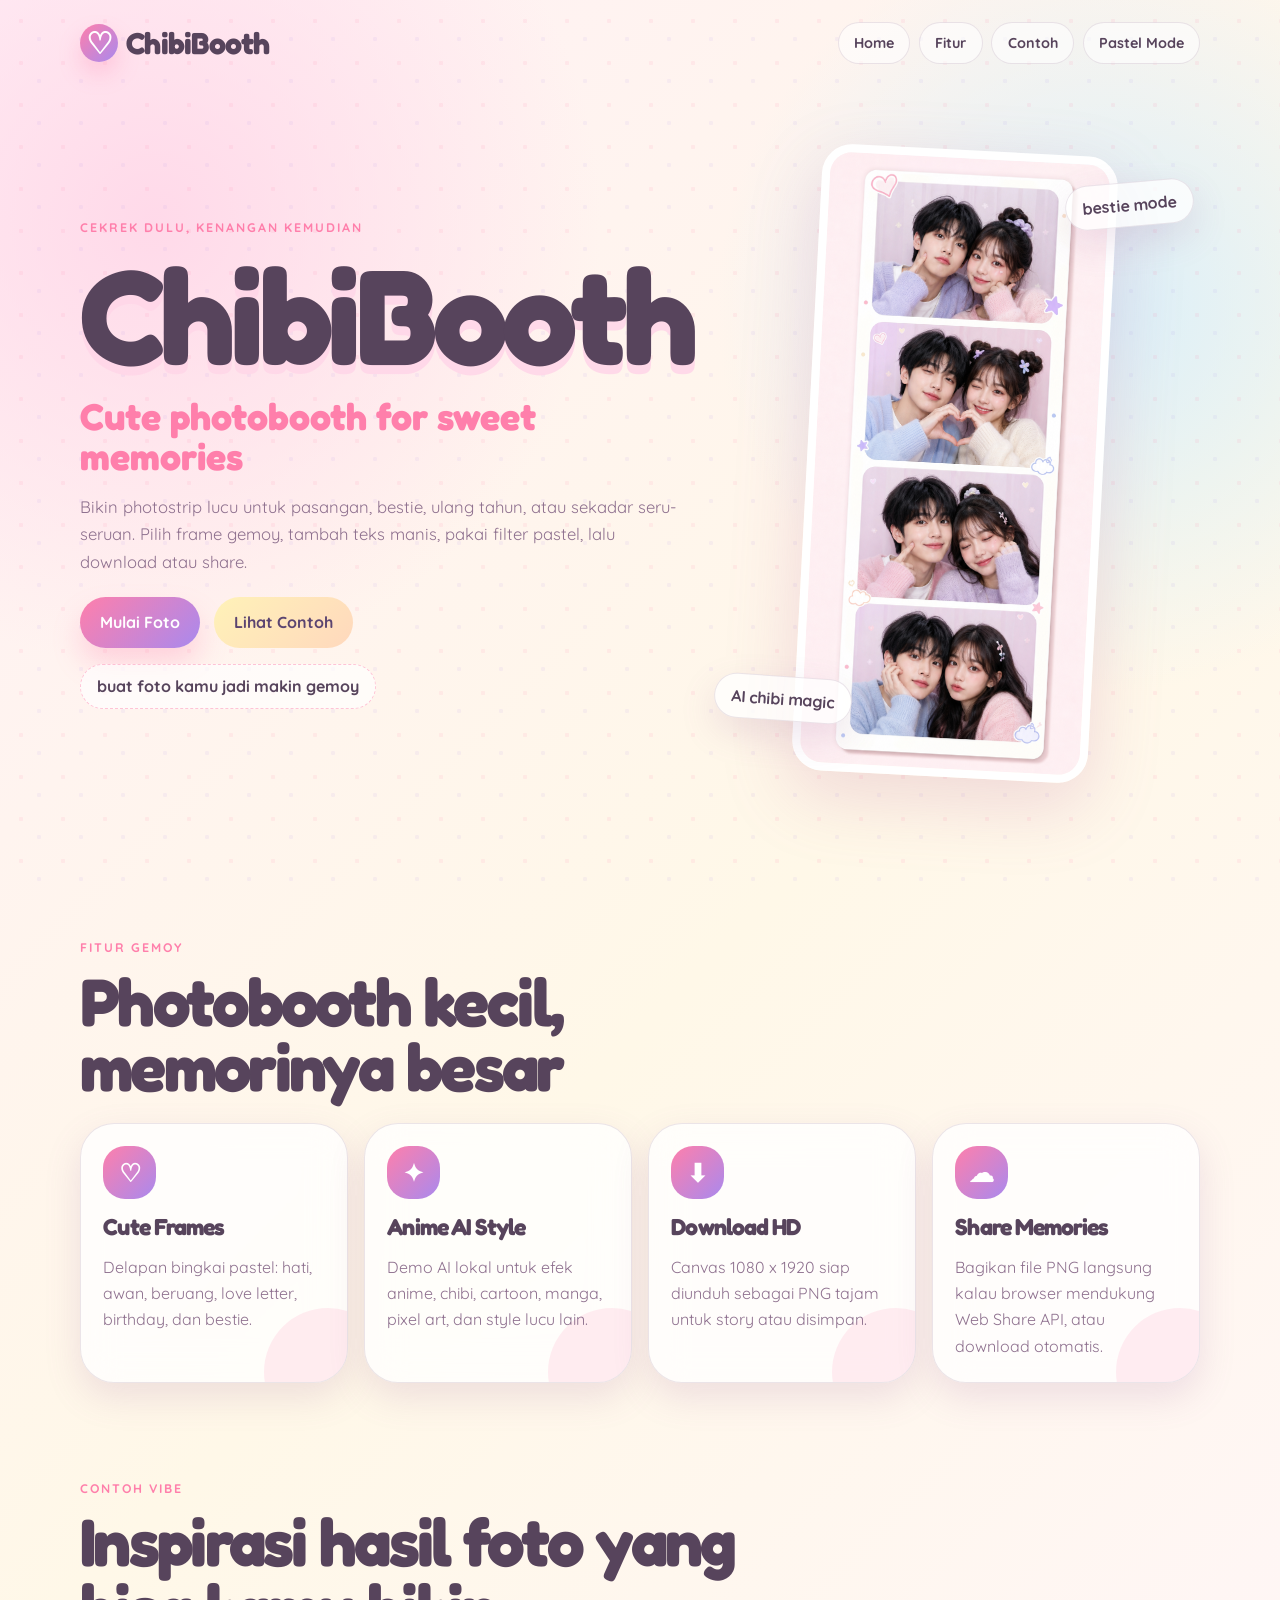
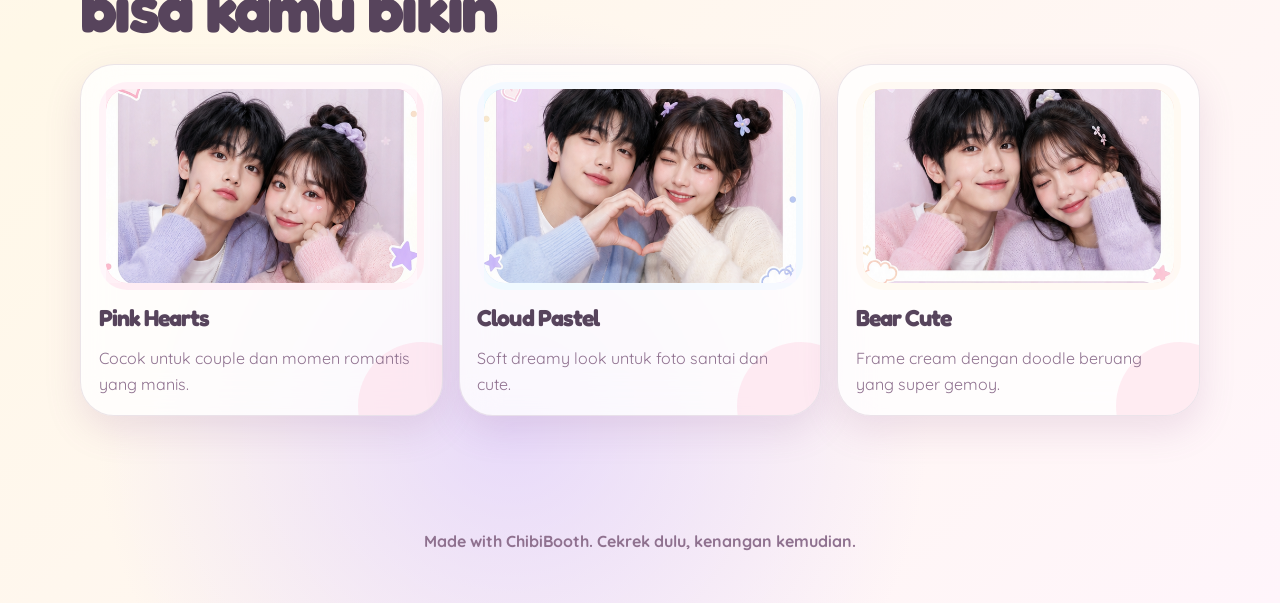
<file: index.html>
<!DOCTYPE html>
<html lang="id">
<head>
  <meta charset="UTF-8">
  <meta name="viewport" content="width=device-width, initial-scale=1.0">
  <meta name="description" content="ChibiBooth, cute online photobooth for sweet memories.">
  <title>ChibiBooth | Cute Photobooth Online</title>
  <link rel="preconnect" href="https://fonts.googleapis.com">
  <link rel="preconnect" href="https://fonts.gstatic.com" crossorigin>
  <link href="https://fonts.googleapis.com/css2?family=Fredoka:wght@500;600;700&family=Quicksand:wght@400;500;600;700&display=swap" rel="stylesheet">
  <link rel="stylesheet" href="css/style.css">
  <script defer src="js/main.js"></script>
</head>
<body class="landing-page">
  <header class="site-header">
    <a class="brand" href="index.html" aria-label="ChibiBooth home">
      <span class="brand-mark">♡</span>
      <span>ChibiBooth</span>
    </a>
    <nav class="header-actions" aria-label="Navigasi utama">
      <a href="index.html">Home</a>
      <a href="#fitur">Fitur</a>
      <a href="#contoh">Contoh</a>
      <button class="theme-toggle" type="button" data-theme-toggle>Pastel Mode</button>
    </nav>
  </header>

  <main>
    <section class="hero">
      <div class="hero-copy">
        <p class="eyebrow">cekrek dulu, kenangan kemudian</p>
        <h1>ChibiBooth</h1>
        <p class="subtitle">Cute photobooth for sweet memories</p>
        <p class="hero-text">
          Bikin photostrip lucu untuk pasangan, bestie, ulang tahun, atau sekadar seru-seruan.
          Pilih frame gemoy, tambah teks manis, pakai filter pastel, lalu download atau share.
        </p>
        <div class="hero-actions">
          <a class="button button-primary" href="booth.html">Mulai Foto</a>
          <a class="button button-secondary" href="#contoh">Lihat Contoh</a>
        </div>
        <div class="microcopy">buat foto kamu jadi makin gemoy</div>
      </div>

      <div class="hero-preview" aria-label="Preview photostrip ChibiBooth">
        <div class="floating-badge badge-top">bestie mode</div>
        <div class="photostrip-demo">
          <img src="assets/samples/ai-photostrip-demo.png" alt="Contoh photostrip AI ChibiBooth dengan empat foto pastel">
          <div class="demo-photo demo-photo-one">♡</div>
          <div class="demo-photo demo-photo-two">✦</div>
          <div class="demo-photo demo-photo-three">☁</div>
          <div class="demo-photo demo-photo-four">❀</div>
          <p>sweet memories</p>
        </div>
        <div class="floating-badge badge-bottom">AI chibi magic</div>
      </div>
    </section>

    <section class="feature-section" id="fitur">
      <div class="section-heading">
        <p class="eyebrow">fitur gemoy</p>
        <h2>Photobooth kecil, memorinya besar</h2>
      </div>
      <div class="feature-grid">
        <article class="feature-card">
          <span class="feature-icon">♡</span>
          <h3>Cute Frames</h3>
          <p>Delapan bingkai pastel: hati, awan, beruang, love letter, birthday, dan bestie.</p>
        </article>
        <article class="feature-card">
          <span class="feature-icon">✦</span>
          <h3>Anime AI Style</h3>
          <p>Demo AI lokal untuk efek anime, chibi, cartoon, manga, pixel art, dan style lucu lain.</p>
        </article>
        <article class="feature-card">
          <span class="feature-icon">⬇</span>
          <h3>Download HD</h3>
          <p>Canvas 1080 x 1920 siap diunduh sebagai PNG tajam untuk story atau disimpan.</p>
        </article>
        <article class="feature-card">
          <span class="feature-icon">☁</span>
          <h3>Share Memories</h3>
          <p>Bagikan file PNG langsung kalau browser mendukung Web Share API, atau download otomatis.</p>
        </article>
      </div>
    </section>

    <section class="sample-section" id="contoh">
      <div class="section-heading">
        <p class="eyebrow">contoh vibe</p>
        <h2>Inspirasi hasil foto yang bisa kamu bikin</h2>
      </div>
      <div class="sample-grid">
        <article class="sample-card sample-pink">
          <div class="sample-frame">
            <img src="assets/samples/ai-sample-pink.png" alt="Contoh hasil frame Pink Hearts">
          </div>
          <h3>Pink Hearts</h3>
          <p>Cocok untuk couple dan momen romantis yang manis.</p>
        </article>
        <article class="sample-card sample-blue">
          <div class="sample-frame">
            <img src="assets/samples/ai-sample-cloud.png" alt="Contoh hasil frame Cloud Pastel">
          </div>
          <h3>Cloud Pastel</h3>
          <p>Soft dreamy look untuk foto santai dan cute.</p>
        </article>
        <article class="sample-card sample-cream">
          <div class="sample-frame">
            <img src="assets/samples/ai-sample-bear.png" alt="Contoh hasil frame Bear Cute">
          </div>
          <h3>Bear Cute</h3>
          <p>Frame cream dengan doodle beruang yang super gemoy.</p>
        </article>
      </div>
    </section>
  </main>

  <footer class="site-footer">
    <p>Made with ChibiBooth. Cekrek dulu, kenangan kemudian.</p>
  </footer>
</body>
</html>
</file>
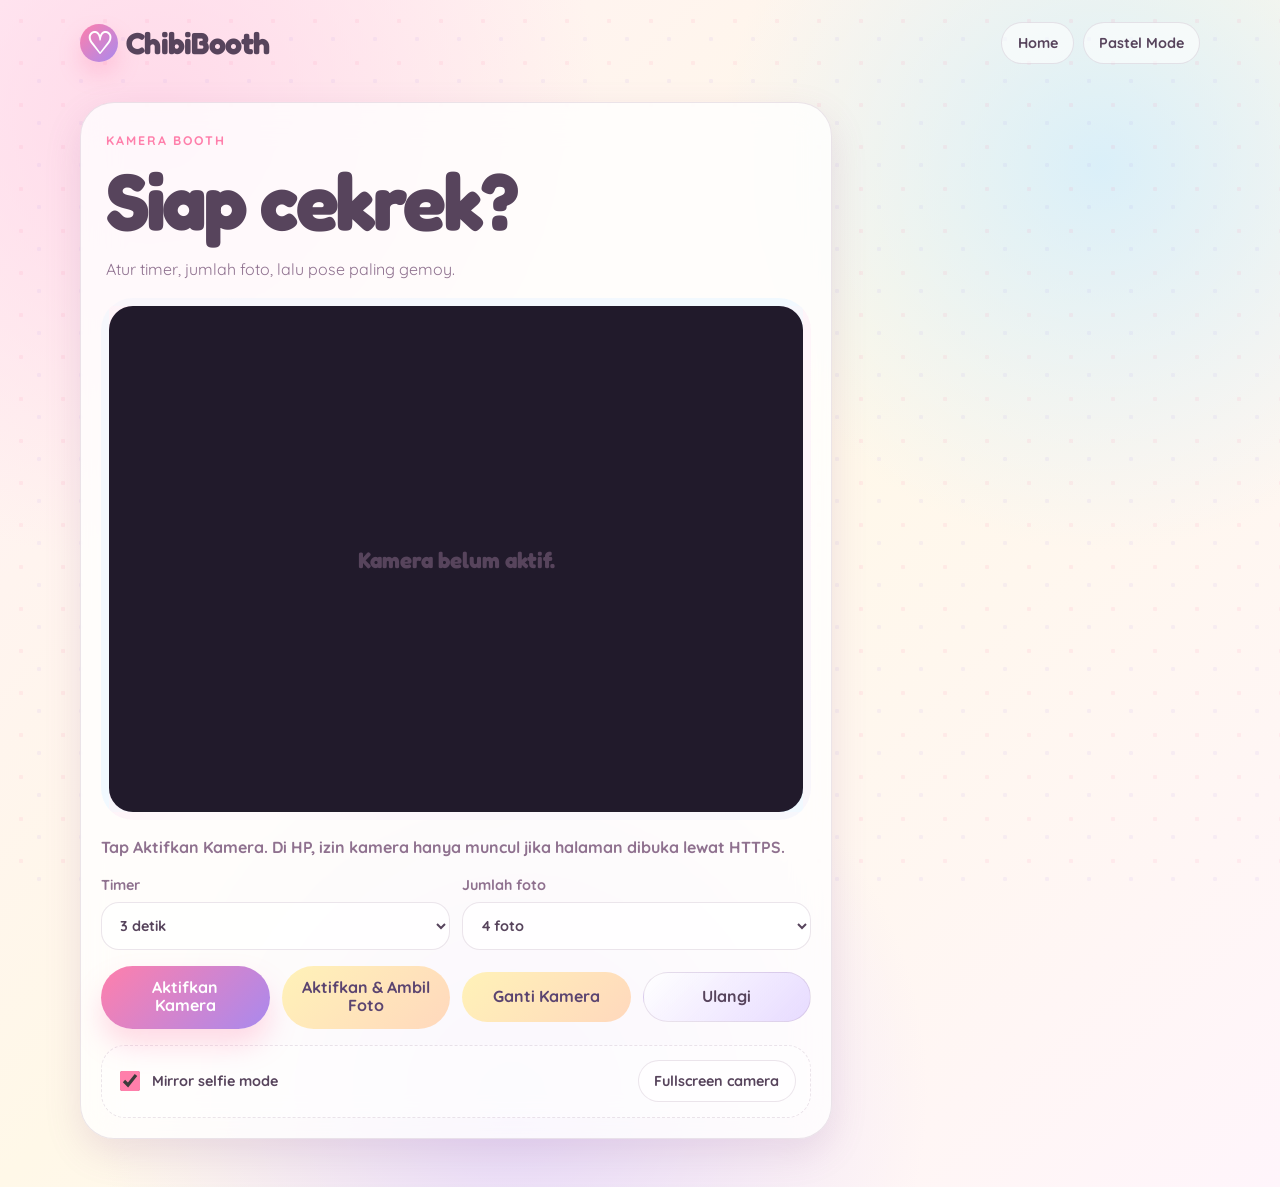
<file: booth.html>
<!DOCTYPE html>
<html lang="id">
<head>
  <meta charset="UTF-8">
  <meta name="viewport" content="width=device-width, initial-scale=1.0">
  <meta name="description" content="Ambil foto ChibiBooth langsung dari kamera browser.">
  <title>Ambil Foto | ChibiBooth</title>
  <link rel="preconnect" href="https://fonts.googleapis.com">
  <link rel="preconnect" href="https://fonts.gstatic.com" crossorigin>
  <link href="https://fonts.googleapis.com/css2?family=Fredoka:wght@500;600;700&family=Quicksand:wght@400;500;600;700&display=swap" rel="stylesheet">
  <link rel="stylesheet" href="css/style.css">
  <link rel="stylesheet" href="css/booth.css">
  <script defer src="js/main.js"></script>
  <script defer src="js/camera.js"></script>
</head>
<body class="booth-page">
  <header class="site-header">
    <a class="brand" href="index.html" aria-label="ChibiBooth home">
      <span class="brand-mark">♡</span>
      <span>ChibiBooth</span>
    </a>
    <nav class="header-actions" aria-label="Navigasi kamera">
      <a href="index.html">Home</a>
      <button class="theme-toggle" type="button" data-theme-toggle>Pastel Mode</button>
    </nav>
  </header>

  <main class="booth-shell">
    <section class="camera-card">
      <div class="camera-heading">
        <p class="eyebrow">kamera booth</p>
        <h1>Siap cekrek?</h1>
        <p>Atur timer, jumlah foto, lalu pose paling gemoy.</p>
      </div>

      <div class="camera-stage" id="cameraStage">
        <video id="cameraPreview" autoplay playsinline muted></video>
        <div class="camera-placeholder" id="cameraPlaceholder">
          Kamera belum aktif.
        </div>
        <div class="countdown" id="countdown" aria-live="assertive"></div>
        <div class="flash" id="flash" aria-hidden="true"></div>
      </div>

      <p class="camera-status" id="cameraStatus" role="status">
        Tap Aktifkan Kamera. Di HP, izin kamera hanya muncul jika halaman dibuka lewat HTTPS.
      </p>

      <div class="booth-controls">
        <label>
          Timer
          <select id="timerSelect">
            <option value="3">3 detik</option>
            <option value="5">5 detik</option>
            <option value="10">10 detik</option>
          </select>
        </label>
        <label>
          Jumlah foto
          <select id="photoCountSelect">
            <option value="1">1 foto</option>
            <option value="2">2 foto</option>
            <option value="3">3 foto</option>
            <option value="4" selected>4 foto</option>
          </select>
        </label>
      </div>

      <div class="booth-actions">
        <button class="button button-primary" type="button" id="enableCameraButton">Aktifkan Kamera</button>
        <button class="button button-secondary" type="button" id="captureButton">Ambil Foto</button>
        <button class="button button-secondary" type="button" id="switchCameraButton">Ganti Kamera</button>
        <button class="button button-soft" type="button" id="retakeButton">Ulangi</button>
      </div>

      <div class="mini-actions">
        <label class="toggle-row">
          <input type="checkbox" id="mirrorToggle" checked>
          <span>Mirror selfie mode</span>
        </label>
        <button class="text-button" type="button" id="fullscreenButton">Fullscreen camera</button>
      </div>
    </section>

    <aside class="shot-panel hidden" id="shotPanel">
      <div class="shot-panel-header">
        <div>
          <p class="eyebrow">hasil foto</p>
          <h2 id="progressLabel">0 / 4 foto</h2>
        </div>
        <button class="button button-primary" type="button" id="continueButton">Lanjut Edit</button>
      </div>
      <div class="shot-list" id="shotList" aria-live="polite"></div>
      <p class="shot-note" id="shotNote">Kalau ada yang jelek, hapus dulu lalu ambil foto lagi sampai penuh.</p>
    </aside>
  </main>
</body>
</html>
</file>
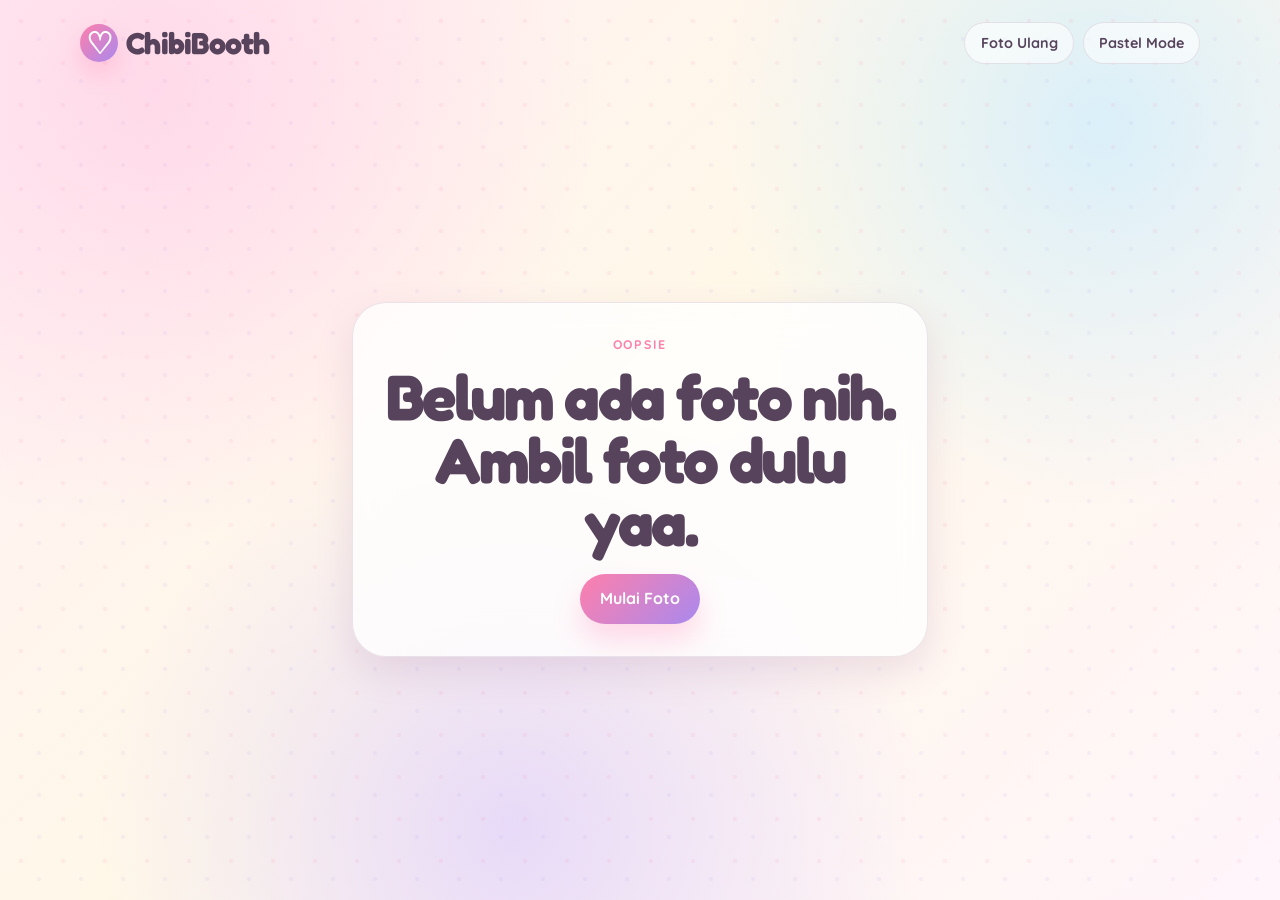
<file: editor.html>
<!DOCTYPE html>
<html lang="id">
<head>
  <meta charset="UTF-8">
  <meta name="viewport" content="width=device-width, initial-scale=1.0">
  <meta name="description" content="Edit photostrip ChibiBooth dengan frame, filter, teks, stiker, dan AI style.">
  <title>Editor | ChibiBooth</title>
  <link rel="preconnect" href="https://fonts.googleapis.com">
  <link rel="preconnect" href="https://fonts.gstatic.com" crossorigin>
  <link href="https://fonts.googleapis.com/css2?family=Fredoka:wght@500;600;700&family=Quicksand:wght@400;500;600;700&display=swap" rel="stylesheet">
  <link rel="stylesheet" href="css/style.css">
  <link rel="stylesheet" href="css/editor.css">
  <script defer src="js/main.js"></script>
  <script defer src="js/frames.js"></script>
  <script defer src="js/filters.js"></script>
  <script defer src="js/stickers.js"></script>
  <script defer src="js/ai.js"></script>
  <script defer src="js/canvas.js"></script>
  <script defer src="js/share.js"></script>
  <script defer src="js/editor.js"></script>
</head>
<body class="editor-page">
  <header class="site-header">
    <a class="brand" href="index.html" aria-label="ChibiBooth home">
      <span class="brand-mark">♡</span>
      <span>ChibiBooth</span>
    </a>
    <nav class="header-actions" aria-label="Navigasi editor">
      <a href="booth.html">Foto Ulang</a>
      <button class="theme-toggle" type="button" data-theme-toggle>Pastel Mode</button>
    </nav>
  </header>

  <main>
    <section class="empty-state hidden" id="emptyState">
      <div class="empty-card">
        <p class="eyebrow">oopsie</p>
        <h1>Belum ada foto nih. Ambil foto dulu yaa.</h1>
        <a class="button button-primary" href="booth.html">Mulai Foto</a>
      </div>
    </section>

    <section class="editor-shell" id="editorShell">
      <div class="preview-panel">
        <div class="preview-header">
          <div>
            <p class="eyebrow">preview canvas</p>
            <h1>Memory kamu siap dipercantik</h1>
          </div>
          <button class="button button-soft" type="button" id="randomFrameButton">Random Frame</button>
        </div>
        <div class="canvas-wrap">
          <canvas id="resultCanvas" width="1080" height="1920" aria-label="Preview hasil ChibiBooth"></canvas>
        </div>
        <div class="preview-actions">
          <button class="button button-primary" type="button" id="downloadButton">Download PNG</button>
          <button class="button button-secondary" type="button" id="shareButton">Share</button>
          <a class="button button-ghost" href="booth.html" id="retakeLink">Foto Ulang</a>
        </div>
      </div>

      <aside class="control-panel">
        <section class="control-card">
          <div class="control-title">
            <h2>Frame Lucu</h2>
            <p>Pilih mood bingkai kamu.</p>
          </div>
          <div class="option-grid frame-grid" id="frameList"></div>
        </section>

        <section class="control-card">
          <div class="control-title">
            <h2>Filter Foto</h2>
            <p>Preview canvas update otomatis.</p>
          </div>
          <div class="option-grid" id="filterList"></div>
          <label class="toggle-row beautify-row">
            <input type="checkbox" id="beautifyToggle">
            <span>Auto beautify demo filter</span>
          </label>
        </section>

        <section class="control-card">
          <div class="control-title">
            <h2>Teks Custom</h2>
            <p>Tambahkan caption manis ♡</p>
          </div>
          <label>
            Teks
            <input id="customTextInput" type="text" maxlength="60" placeholder="contoh: our memories ✨, best day ever ♡, with you 🫶">
          </label>
          <div class="control-row">
            <label>
              Warna
              <input id="textColorInput" type="color" value="#6f4a62">
            </label>
            <label>
              Ukuran
              <input id="textSizeInput" type="range" min="42" max="110" value="72">
            </label>
          </div>
          <label>
            Posisi
            <select id="textPositionSelect">
              <option value="top">Atas</option>
              <option value="middle">Tengah</option>
              <option value="bottom" selected>Bawah</option>
            </select>
          </label>
          <button class="text-button" type="button" id="randomCaptionButton">Random cute caption ✨</button>
        </section>

        <section class="control-card">
          <div class="control-title">
            <h2>Stiker</h2>
            <p>Pilih stiker dan posisi di sekitar frame.</p>
          </div>
          <div class="option-grid sticker-grid" id="stickerList"></div>
          <label>
            Posisi stiker
            <select id="stickerPositionSelect">
              <option value="top-left">Kiri atas</option>
              <option value="top-right" selected>Kanan atas</option>
              <option value="bottom-left">Kiri bawah</option>
              <option value="bottom-right">Kanan bawah</option>
            </select>
          </label>
        </section>

        <section class="control-card ai-card">
          <div class="control-title">
            <h2>AI Magic Style</h2>
            <p><span class="pill">Demo AI Style</span> tetap jalan tanpa API.</p>
          </div>
          <div class="option-grid ai-grid" id="aiStyleList"></div>
          <button class="button button-primary" type="button" id="generateAIButton">Generate AI Style</button>
          <p class="ai-status" id="aiStatus">Fitur AI asli membutuhkan backend/API agar aman.</p>
          <div class="ai-actions hidden" id="aiActions">
            <button class="button button-secondary" type="button" id="useAIButton">Pakai hasil AI</button>
            <button class="button button-soft" type="button" id="useOriginalButton">Kembali ke foto asli</button>
          </div>
        </section>

        <section class="control-card">
          <div class="control-title">
            <h2>Share Caption</h2>
            <p>Caption default untuk dibagikan ✨</p>
          </div>
          <textarea id="captionInput" rows="3">Made with ChibiBooth ✨ cekrek dulu, kenangan kemudian 💖</textarea>
          <div class="caption-actions">
            <button class="button button-secondary" type="button" id="copyCaptionButton">Copy caption</button>
            <button class="button button-soft" type="button" id="randomShareCaptionButton">Random caption ✨</button>
          </div>
        </section>
      </aside>
    </section>
  </main>
</body>
</html>
</file>
<file: css/style.css>
:root {
  --pink-50: #fff0f6;
  --pink-100: #ffd6e8;
  --pink-200: #ffabc9;
  --rose: #ff7fab;
  --cream: #fff8e8;
  --peach: #ffd8bd;
  --lavender: #d9c8ff;
  --lavender-strong: #a989ee;
  --blue: #ccecff;
  --mint: #d8fff1;
  --yellow: #fff2b8;
  --ink: #57445c;
  --muted: #8f718f;
  --card: rgba(255, 255, 255, 0.78);
  --card-solid: #fffdf8;
  --line: rgba(129, 92, 129, 0.16);
  --shadow: 0 24px 70px rgba(185, 107, 154, 0.22);
  --shadow-soft: 0 14px 36px rgba(151, 92, 151, 0.16);
  --bg-end: #fff5fb;
  --radius-xl: 34px;
  --radius-lg: 24px;
  --radius-md: 18px;
  --font-display: "Fredoka", "Quicksand", sans-serif;
  --font-body: "Quicksand", sans-serif;
}

:root[data-theme="moon"] {
  --pink-50: #211a2b;
  --pink-100: #3a2844;
  --pink-200: #55375d;
  --rose: #ff96bd;
  --cream: #2c2534;
  --peach: #7b4c68;
  --lavender: #806fbd;
  --lavender-strong: #c2acff;
  --blue: #344d68;
  --mint: #315a55;
  --yellow: #7a6740;
  --ink: #fff6ff;
  --muted: #dbc6e5;
  --card: rgba(48, 39, 58, 0.82);
  --card-solid: #31283a;
  --line: rgba(255, 233, 255, 0.16);
  --shadow: 0 24px 70px rgba(8, 4, 14, 0.36);
  --shadow-soft: 0 14px 36px rgba(8, 4, 14, 0.28);
  --bg-end: #241b2d;
}

* {
  box-sizing: border-box;
}

html {
  scroll-behavior: smooth;
}

body {
  min-height: 100vh;
  margin: 0;
  color: var(--ink);
  font-family: var(--font-body);
  background:
    radial-gradient(circle at 12% 10%, rgba(255, 214, 232, 0.88), transparent 28rem),
    radial-gradient(circle at 86% 14%, rgba(204, 236, 255, 0.72), transparent 24rem),
    radial-gradient(circle at 40% 92%, rgba(217, 200, 255, 0.62), transparent 26rem),
    linear-gradient(135deg, var(--pink-50), var(--cream) 48%, var(--bg-end));
  overflow-x: hidden;
}

body::before {
  position: fixed;
  inset: 0;
  z-index: -1;
  pointer-events: none;
  content: "";
  opacity: 0.4;
  background-image:
    radial-gradient(circle, rgba(255, 127, 171, 0.26) 0 2px, transparent 2.5px),
    radial-gradient(circle, rgba(169, 137, 238, 0.22) 0 2px, transparent 2.5px);
  background-position: 0 0, 18px 18px;
  background-size: 42px 42px;
}

a {
  color: inherit;
  text-decoration: none;
}

button,
input,
select,
textarea {
  font: inherit;
}

img,
video,
canvas {
  display: block;
  max-width: 100%;
}

figure {
  margin: 0;
}

.hidden {
  display: none !important;
}

.site-header {
  display: flex;
  align-items: center;
  justify-content: space-between;
  gap: 1rem;
  width: min(1120px, calc(100% - 2rem));
  margin: 0 auto;
  padding: 1rem 0;
}

.brand {
  display: inline-flex;
  align-items: center;
  gap: 0.55rem;
  color: var(--ink);
  font-family: var(--font-display);
  font-size: clamp(1.4rem, 5vw, 1.9rem);
  font-weight: 700;
  letter-spacing: -0.03em;
}

.brand-mark {
  display: grid;
  width: 2.35rem;
  height: 2.35rem;
  place-items: center;
  color: #fff;
  border-radius: 999px;
  background: linear-gradient(135deg, var(--rose), var(--lavender-strong));
  box-shadow: 0 12px 22px rgba(255, 127, 171, 0.28);
}

.header-actions {
  display: flex;
  align-items: center;
  justify-content: flex-end;
  gap: 0.55rem;
  flex-wrap: wrap;
}

.header-actions a,
.theme-toggle,
.text-button {
  border: 1px solid var(--line);
  color: var(--ink);
  background: rgba(255, 255, 255, 0.58);
  border-radius: 999px;
  padding: 0.7rem 0.95rem;
  font-size: 0.9rem;
  font-weight: 700;
  cursor: pointer;
  transition: transform 180ms ease, box-shadow 180ms ease, background 180ms ease;
}

.header-actions a:hover,
.theme-toggle:hover,
.text-button:hover {
  transform: translateY(-2px) rotate(-1deg);
  box-shadow: var(--shadow-soft);
  background: var(--card-solid);
}

main {
  width: min(1120px, calc(100% - 2rem));
  margin: 0 auto;
}

.eyebrow {
  margin: 0 0 0.65rem;
  color: var(--rose);
  font-size: 0.78rem;
  font-weight: 800;
  letter-spacing: 0.16em;
  text-transform: uppercase;
}

h1,
h2,
h3 {
  margin: 0;
  font-family: var(--font-display);
  line-height: 0.98;
  letter-spacing: -0.04em;
}

p {
  line-height: 1.65;
}

.button {
  display: inline-flex;
  align-items: center;
  justify-content: center;
  min-height: 3.15rem;
  border: 0;
  border-radius: 999px;
  padding: 0.85rem 1.25rem;
  font-weight: 800;
  cursor: pointer;
  line-height: 1.12;
  text-align: center;
  transition: transform 180ms ease, box-shadow 180ms ease, filter 180ms ease;
  white-space: normal;
}

.button:hover {
  transform: translateY(-3px) rotate(-1deg);
  box-shadow: var(--shadow-soft);
  filter: saturate(1.06);
}

.button:active {
  transform: translateY(0) scale(0.98);
}

.button-primary {
  color: #fff;
  background: linear-gradient(135deg, var(--rose), var(--lavender-strong));
  box-shadow: 0 16px 28px rgba(255, 127, 171, 0.28);
}

.button-secondary {
  color: #5b4470;
  background: linear-gradient(135deg, var(--yellow), var(--peach));
}

.button-soft {
  color: var(--ink);
  background: linear-gradient(135deg, rgba(255, 255, 255, 0.9), rgba(217, 200, 255, 0.64));
  border: 1px solid var(--line);
}

.button-ghost {
  color: var(--ink);
  background: rgba(255, 255, 255, 0.52);
  border: 1px solid var(--line);
}

label {
  display: grid;
  gap: 0.45rem;
  color: var(--muted);
  font-size: 0.9rem;
  font-weight: 800;
}

input,
select,
textarea {
  width: 100%;
  border: 1px solid var(--line);
  border-radius: 18px;
  color: var(--ink);
  background: rgba(255, 255, 255, 0.78);
  outline: 0;
}

input,
select {
  min-height: 3rem;
  padding: 0 0.9rem;
}

textarea {
  resize: vertical;
  padding: 0.9rem;
}

input:focus,
select:focus,
textarea:focus {
  border-color: rgba(255, 127, 171, 0.72);
  box-shadow: 0 0 0 4px rgba(255, 171, 201, 0.24);
}

.toggle-row {
  display: flex;
  align-items: center;
  gap: 0.6rem;
  color: var(--ink);
  font-weight: 800;
}

.toggle-row input {
  width: 1.2rem;
  min-height: auto;
  height: 1.2rem;
  accent-color: var(--rose);
}

.hero {
  display: grid;
  gap: 2rem;
  align-items: center;
  min-height: calc(100vh - 6rem);
  padding: 2rem 0 4rem;
}

.hero-copy {
  position: relative;
  z-index: 1;
}

.hero h1 {
  max-width: 9ch;
  font-size: clamp(4.3rem, 18vw, 8.4rem);
  color: var(--ink);
  text-shadow: 0 9px 0 rgba(255, 214, 232, 0.9);
}

.subtitle {
  margin: 1rem 0 0;
  color: var(--rose);
  font-family: var(--font-display);
  font-size: clamp(1.35rem, 5vw, 2.35rem);
  font-weight: 700;
  line-height: 1.05;
}

.hero-text {
  max-width: 38rem;
  color: var(--muted);
  font-size: 1.04rem;
}

.hero-actions {
  display: flex;
  gap: 0.85rem;
  flex-wrap: wrap;
  margin-top: 1.4rem;
}

.microcopy {
  display: inline-flex;
  margin-top: 1rem;
  color: var(--ink);
  background: rgba(255, 255, 255, 0.66);
  border: 1px dashed rgba(255, 127, 171, 0.45);
  border-radius: 999px;
  padding: 0.72rem 1rem;
  font-weight: 800;
}

.hero-preview {
  position: relative;
  display: grid;
  place-items: center;
  min-height: 34rem;
}

.photostrip-demo {
  width: min(18.5rem, 86vw);
  aspect-ratio: 862 / 1825;
  padding: 0;
  border: 8px solid #fff;
  border-radius: 30px;
  background: rgba(255, 255, 255, 0.64);
  box-shadow: var(--shadow);
  transform: rotate(3deg);
  animation: floaty 4.5s ease-in-out infinite;
}

.photostrip-demo .demo-photo,
.photostrip-demo p {
  display: none;
}

.photostrip-demo img {
  width: 100%;
  height: 100%;
  border-radius: 22px;
  object-fit: cover;
}

.demo-photo {
  display: grid;
  height: 7.2rem;
  place-items: center;
  margin-bottom: 0.75rem;
  border: 5px solid rgba(255, 255, 255, 0.88);
  border-radius: 24px;
  color: rgba(255, 255, 255, 0.92);
  font-family: var(--font-display);
  font-size: 3rem;
  font-weight: 800;
}

.demo-photo-one {
  background: linear-gradient(135deg, #ff9fbe, #ffd2df);
}

.demo-photo-two {
  background: linear-gradient(135deg, #bda8ff, #f0ddff);
}

.demo-photo-three {
  background: linear-gradient(135deg, #aee5ff, #fff0c6);
}

.demo-photo-four {
  background: linear-gradient(135deg, #ffc6aa, #ffddeb);
}

.photostrip-demo p {
  margin: 0.2rem 0 0;
  text-align: center;
  color: #9b5a76;
  font-family: var(--font-display);
  font-size: 1.15rem;
  font-weight: 800;
}

.floating-badge {
  position: absolute;
  z-index: 2;
  color: var(--ink);
  background: rgba(255, 255, 255, 0.76);
  border: 1px solid var(--line);
  border-radius: 999px;
  padding: 0.72rem 1rem;
  font-weight: 900;
  box-shadow: var(--shadow-soft);
}

.badge-top {
  top: 2rem;
  right: 0.4rem;
  transform: rotate(-5deg);
}

.badge-bottom {
  bottom: 3.5rem;
  left: 0.2rem;
  transform: rotate(4deg);
}

.feature-section,
.sample-section {
  padding: 3rem 0;
}

.section-heading {
  max-width: 42rem;
  margin-bottom: 1.4rem;
}

.section-heading h2 {
  font-size: clamp(2.1rem, 8vw, 4.2rem);
}

.feature-grid,
.sample-grid {
  display: grid;
  gap: 1rem;
}

.feature-card,
.sample-card,
.empty-card {
  position: relative;
  overflow: hidden;
  border: 1px solid var(--line);
  border-radius: var(--radius-xl);
  background: var(--card);
  box-shadow: var(--shadow-soft);
  backdrop-filter: blur(18px);
}

.feature-card {
  padding: 1.4rem;
}

.feature-card::after,
.sample-card::after {
  position: absolute;
  right: -2.8rem;
  bottom: -3.4rem;
  z-index: 0;
  width: 8rem;
  height: 8rem;
  content: "";
  pointer-events: none;
  border-radius: 999px;
  background: rgba(255, 171, 201, 0.22);
}

.feature-card > *,
.sample-card > * {
  position: relative;
  z-index: 1;
}

.feature-icon {
  display: grid;
  width: 3.3rem;
  height: 3.3rem;
  place-items: center;
  margin-bottom: 1rem;
  color: #fff;
  border-radius: 22px;
  background: linear-gradient(135deg, var(--rose), var(--lavender-strong));
  font-size: 1.55rem;
  font-weight: 900;
}

.feature-card h3,
.sample-card h3 {
  font-size: 1.45rem;
}

.feature-card p,
.sample-card p {
  margin-bottom: 0;
  color: var(--muted);
}

.sample-card {
  padding: 1.1rem;
}

.sample-frame {
  display: grid;
  overflow: hidden;
  height: 13rem;
  place-items: center;
  margin-bottom: 1rem;
  border: 7px solid rgba(255, 255, 255, 0.82);
  border-radius: 28px;
  color: transparent;
  background: #fff url("../assets/samples/ai-photostrip-demo.png") center / cover no-repeat;
  font-family: var(--font-display);
  font-size: 0;
  font-weight: 900;
}

.sample-frame img {
  width: 100%;
  height: 100%;
  object-fit: cover;
  object-position: center;
}

.sample-pink .sample-frame {
  background: linear-gradient(135deg, #ff96bd, #ffd7e8);
}

.sample-blue .sample-frame {
  background: linear-gradient(135deg, #a9e5ff, #e6d7ff);
}

.sample-cream .sample-frame {
  background: linear-gradient(135deg, #ffe6b8, #ffd8c9);
}

.site-footer {
  width: min(1120px, calc(100% - 2rem));
  margin: 1rem auto 0;
  padding: 2rem 0;
  color: var(--muted);
  text-align: center;
  font-weight: 700;
}

@keyframes floaty {
  0%,
  100% {
    transform: translateY(0) rotate(3deg);
  }

  50% {
    transform: translateY(-14px) rotate(1deg);
  }
}

@media (min-width: 720px) {
  .site-header {
    padding: 1.35rem 0;
  }

  .hero {
    grid-template-columns: minmax(0, 1.1fr) minmax(18rem, 0.9fr);
    padding-top: 1rem;
  }

  .feature-grid {
    grid-template-columns: repeat(2, minmax(0, 1fr));
  }

  .sample-grid {
    grid-template-columns: repeat(3, minmax(0, 1fr));
  }
}

@media (max-width: 560px) {
  .site-header {
    display: grid;
    grid-template-columns: 1fr;
    align-items: start;
    gap: 0.65rem;
    width: min(100% - 1rem, 1120px);
  }

  .brand {
    order: 2;
  }

  .header-actions {
    order: 1;
    width: 100%;
    justify-content: flex-start;
    flex-wrap: nowrap;
    overflow-x: auto;
    padding-bottom: 0.15rem;
    scrollbar-width: none;
  }

  .header-actions::-webkit-scrollbar {
    display: none;
  }

  .header-actions a,
  .theme-toggle,
  .text-button {
    padding: 0.64rem 0.78rem;
    font-size: 0.84rem;
  }

  main {
    width: min(100% - 1rem, 1120px);
  }

  .landing-page .brand {
    margin-inline: auto;
  }

  .landing-page .hero-copy,
  .landing-page .section-heading,
  .landing-page .feature-card,
  .landing-page .sample-card,
  .landing-page .site-footer {
    text-align: center;
  }

  .landing-page .hero-text {
    margin-inline: auto;
  }

  .landing-page .hero-actions {
    justify-content: center;
  }

  .landing-page .microcopy {
    margin-inline: auto;
  }

  .landing-page .feature-icon {
    margin-inline: auto;
  }
}

@media (min-width: 980px) {
  .feature-grid {
    grid-template-columns: repeat(4, minmax(0, 1fr));
  }
}

@media (prefers-reduced-motion: reduce) {
  *,
  *::before,
  *::after {
    scroll-behavior: auto !important;
    animation-duration: 0.001ms !important;
    animation-iteration-count: 1 !important;
    transition-duration: 0.001ms !important;
  }
}
</file>
<file: css/booth.css>
.booth-shell {
  display: grid;
  gap: 1rem;
  padding: 1rem 0 3rem;
}

.camera-card,
.shot-panel {
  border: 1px solid var(--line);
  border-radius: var(--radius-xl);
  background: var(--card);
  box-shadow: var(--shadow-soft);
  backdrop-filter: blur(18px);
}

.camera-card {
  padding: 1rem;
}

.camera-heading {
  padding: 0.5rem 0.3rem 1rem;
}

.camera-heading h1 {
  font-size: clamp(2.4rem, 12vw, 5rem);
}

.camera-heading p:last-child {
  margin-bottom: 0;
  color: var(--muted);
}

.camera-stage {
  position: relative;
  display: grid;
  height: min(58vh, 40rem);
  height: min(58svh, 40rem);
  min-height: 19rem;
  overflow: hidden;
  place-items: center;
  border: 8px solid rgba(255, 255, 255, 0.72);
  border-radius: 32px;
  background:
    radial-gradient(circle at 20% 15%, rgba(255, 255, 255, 0.82), transparent 10rem),
    linear-gradient(135deg, var(--pink-100), var(--blue));
  box-shadow: inset 0 0 0 1px var(--line);
}

.camera-stage video {
  width: 100%;
  height: 100%;
  object-fit: cover;
  background: #211a2b;
}

.camera-stage video.is-mirrored {
  transform: scaleX(-1);
}

.camera-placeholder {
  position: absolute;
  display: grid;
  inset: 0;
  place-items: center;
  padding: 2rem;
  color: var(--ink);
  font-family: var(--font-display);
  font-size: 1.4rem;
  font-weight: 800;
  text-align: center;
}

.camera-stage.has-stream .camera-placeholder {
  display: none;
}

.countdown {
  position: absolute;
  display: none;
  inset: 0;
  place-items: center;
  color: #fff;
  font-family: var(--font-display);
  font-size: clamp(6rem, 30vw, 15rem);
  font-weight: 900;
  text-shadow: 0 12px 40px rgba(116, 60, 110, 0.42);
  background: rgba(255, 127, 171, 0.12);
}

.countdown.is-visible {
  display: grid;
  animation: popIn 380ms ease;
}

.flash {
  position: absolute;
  inset: 0;
  pointer-events: none;
  background: #fff;
  opacity: 0;
}

.flash.is-active {
  animation: flash 420ms ease;
}

.camera-status {
  min-height: 1.5rem;
  margin: 0.85rem 0 0;
  color: var(--muted);
  font-weight: 800;
}

.camera-status.is-warning {
  color: #b84768;
}

.booth-controls {
  display: grid;
  gap: 0.8rem;
  margin-top: 1rem;
}

.booth-actions,
.mini-actions {
  display: flex;
  gap: 0.75rem;
  flex-wrap: wrap;
  align-items: center;
  margin-top: 1rem;
}

.booth-actions .button {
  flex: 1 1 10rem;
}

.mini-actions {
  justify-content: space-between;
  border: 1px dashed var(--line);
  border-radius: 24px;
  padding: 0.9rem;
  background: rgba(255, 255, 255, 0.42);
}

.shot-panel {
  display: grid;
  gap: 1rem;
  align-content: start;
  padding: 1rem;
}

.shot-panel.hidden {
  display: none !important;
}

.shot-panel-header {
  display: grid;
  gap: 0.8rem;
}

.shot-panel-header h2 {
  font-size: 1.7rem;
}

.shot-panel-header .button {
  width: 100%;
}

.shot-list {
  display: grid;
  gap: 0.8rem;
}

.shot-thumb {
  position: relative;
  overflow: hidden;
  border: 5px solid rgba(255, 255, 255, 0.76);
  border-radius: 22px;
  aspect-ratio: 16 / 9;
  background: var(--pink-100);
  box-shadow: var(--shadow-soft);
}

.shot-thumb img {
  width: 100%;
  height: 100%;
  object-fit: cover;
}

.shot-remove {
  position: absolute;
  top: 0.55rem;
  right: 0.55rem;
  min-width: 2rem;
  min-height: 2rem;
  border: 0;
  border-radius: 999px;
  padding: 0 0.65rem;
  color: #fff;
  background: rgba(91, 68, 112, 0.78);
  font-size: 0.82rem;
  font-weight: 800;
  cursor: pointer;
  backdrop-filter: blur(8px);
}

.shot-note {
  margin: 0;
  color: var(--muted);
  font-size: 0.95rem;
  font-weight: 700;
}

@media (max-width: 560px) {
  .booth-shell {
    padding-top: 0.5rem;
  }

  .camera-card,
  .shot-panel {
    border-radius: 24px;
  }

  .camera-heading h1 {
    font-size: clamp(2.35rem, 15vw, 3.7rem);
  }

  .camera-stage {
    min-height: 17rem;
    border-width: 6px;
    border-radius: 24px;
  }

  .booth-actions {
    display: grid;
    grid-template-columns: 1fr;
  }

  .mini-actions {
    align-items: flex-start;
    border-radius: 20px;
  }
}

@keyframes flash {
  0% {
    opacity: 0;
  }

  35% {
    opacity: 0.92;
  }

  100% {
    opacity: 0;
  }
}

@keyframes popIn {
  from {
    transform: scale(0.75);
    opacity: 0;
  }

  to {
    transform: scale(1);
    opacity: 1;
  }
}

@media (min-width: 720px) {
  .booth-shell {
    grid-template-columns: minmax(0, 1fr) minmax(17rem, 22rem);
    align-items: start;
  }

  .camera-card {
    padding: 1.25rem;
  }

  .booth-controls {
    grid-template-columns: repeat(2, minmax(0, 1fr));
  }

  .shot-panel-header {
    grid-template-columns: 1fr;
  }

  .shot-list {
    grid-template-columns: repeat(2, minmax(0, 1fr));
  }
}
</file>
<file: css/editor.css>
.editor-shell {
  display: grid;
  gap: 1rem;
  padding: 1rem 0 3rem;
}

.preview-panel,
.control-card,
.empty-card {
  border: 1px solid var(--line);
  border-radius: var(--radius-xl);
  background: var(--card);
  box-shadow: var(--shadow-soft);
  backdrop-filter: blur(18px);
}

.preview-panel {
  align-self: start;
  padding: 1rem;
}

.preview-header {
  display: grid;
  gap: 0.9rem;
  margin-bottom: 1rem;
}

.preview-header h1 {
  font-size: clamp(2.1rem, 9vw, 4.1rem);
}

.canvas-wrap {
  display: grid;
  overflow: auto;
  max-height: 72vh;
  place-items: center;
  border-radius: 28px;
  background:
    linear-gradient(45deg, rgba(255, 255, 255, 0.48) 25%, transparent 25%),
    linear-gradient(-45deg, rgba(255, 255, 255, 0.48) 25%, transparent 25%),
    linear-gradient(45deg, transparent 75%, rgba(255, 255, 255, 0.48) 75%),
    linear-gradient(-45deg, transparent 75%, rgba(255, 255, 255, 0.48) 75%),
    rgba(255, 240, 246, 0.45);
  background-position: 0 0, 0 12px, 12px -12px, -12px 0;
  background-size: 24px 24px;
  padding: 0.85rem;
}

#resultCanvas {
  width: min(100%, 25rem);
  height: auto;
  border-radius: 24px;
  box-shadow: var(--shadow);
}

.preview-actions {
  display: grid;
  grid-template-columns: repeat(auto-fit, minmax(min(100%, 9rem), 1fr));
  gap: 0.65rem;
  margin-top: 1rem;
}

.preview-actions .button {
  min-height: 2.85rem;
  padding-inline: 0.9rem;
}

.control-panel {
  display: grid;
  gap: 1rem;
}

.control-card {
  padding: 1rem;
}

.control-title {
  margin-bottom: 1rem;
}

.control-title h2 {
  font-size: 1.6rem;
}

.control-title p {
  margin: 0.35rem 0 0;
  color: var(--muted);
  font-size: 0.95rem;
  font-weight: 700;
}

.option-grid {
  display: grid;
  grid-template-columns: repeat(2, minmax(0, 1fr));
  gap: 0.65rem;
}

.option-button {
  position: relative;
  min-height: 4.4rem;
  overflow: hidden;
  border: 1px solid var(--line);
  border-radius: 22px;
  color: var(--ink);
  background: rgba(255, 255, 255, 0.58);
  cursor: pointer;
  text-align: left;
  transition: transform 180ms ease, box-shadow 180ms ease, border-color 180ms ease;
}

.option-button:hover {
  transform: translateY(-2px);
  box-shadow: var(--shadow-soft);
}

.option-button.is-active {
  border-color: rgba(255, 127, 171, 0.78);
  box-shadow: 0 0 0 4px rgba(255, 171, 201, 0.22);
}

.option-button strong,
.option-button span {
  position: relative;
  z-index: 1;
  display: block;
}

.option-button strong {
  font-family: var(--font-display);
  font-size: 1rem;
  line-height: 1.08;
}

.option-button span {
  margin-top: 0.25rem;
  color: var(--muted);
  font-size: 0.8rem;
  font-weight: 800;
}

.frame-swatch {
  position: absolute;
  inset: 0;
  opacity: 0.52;
}

.frame-grid .option-button {
  padding: 0.8rem;
}

.sticker-grid .option-button,
.ai-grid .option-button {
  min-height: 4rem;
  padding: 0.8rem;
}

.sticker-emoji {
  position: absolute;
  right: 0.7rem;
  bottom: 0.45rem;
  z-index: 0;
  font-size: 1.85rem;
  opacity: 0.55;
}

.control-row {
  display: grid;
  grid-template-columns: 0.8fr 1.2fr;
  gap: 0.8rem;
  margin: 0.8rem 0;
}

.beautify-row {
  margin-top: 0.8rem;
}

.pill {
  display: inline-flex;
  border-radius: 999px;
  padding: 0.18rem 0.58rem;
  color: #fff;
  background: linear-gradient(135deg, var(--rose), var(--lavender-strong));
  font-size: 0.78rem;
}

.ai-status {
  min-height: 1.4rem;
  color: var(--muted);
  font-weight: 800;
}

.ai-actions {
  display: grid;
  gap: 0.65rem;
  margin-top: 0.7rem;
}

.caption-actions {
  display: grid;
  grid-template-columns: repeat(auto-fit, minmax(min(100%, 9rem), 1fr));
  gap: 0.65rem;
  margin-top: 0.9rem;
}

.empty-state {
  display: grid;
  min-height: calc(100vh - 7rem);
  place-items: center;
}

.empty-card {
  width: min(36rem, 100%);
  padding: 2rem;
  text-align: center;
}

.empty-card h1 {
  margin-bottom: 1.2rem;
  font-size: clamp(2.1rem, 9vw, 4rem);
}

@media (max-width: 560px) {
  .editor-shell {
    gap: 0.8rem;
    padding-top: 0.5rem;
  }

  .preview-panel,
  .control-card {
    border-radius: 24px;
    padding: 0.85rem;
  }

  .preview-header h1 {
    font-size: clamp(1.9rem, 12vw, 2.9rem);
  }

  .canvas-wrap {
    max-height: 62vh;
    max-height: 62svh;
    border-radius: 22px;
  }

  #resultCanvas {
    width: min(100%, 18rem);
    border-radius: 18px;
  }

  .control-row {
    grid-template-columns: 1fr;
  }
}

@media (min-width: 760px) {
  .preview-header {
    grid-template-columns: 1fr auto;
    align-items: center;
  }

  .option-grid {
    grid-template-columns: repeat(3, minmax(0, 1fr));
  }
}

@media (min-width: 1060px) {
  .editor-shell {
    grid-template-columns: minmax(0, 0.95fr) minmax(23rem, 0.75fr);
    align-items: start;
  }

  .preview-panel {
    position: sticky;
    top: 1rem;
    z-index: 1;
  }

  #resultCanvas {
    width: min(100%, 31rem);
  }
}
</file>
